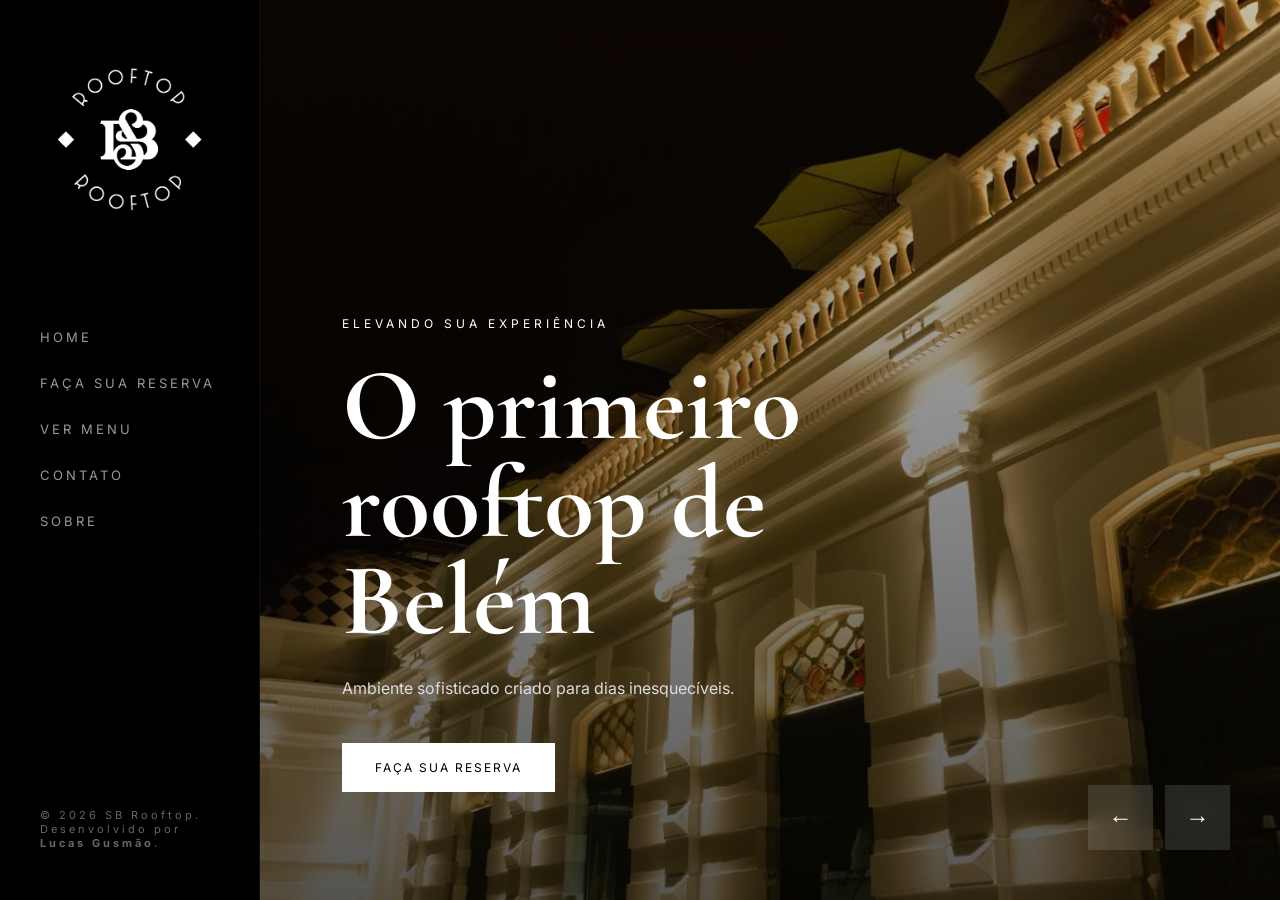
<file: index.html>
<!DOCTYPE html>
<html lang="pt-br">

<head>
    <meta charset="UTF-8">
    <meta name="viewport" content="width=device-width, initial-scale=1.0">
    <title>SB Rooftop</title>

    <link rel="preconnect" href="https://fonts.googleapis.com">

    <link href="https://fonts.googleapis.com/css2?family=Cormorant+Garamond:wght@400;500;600;700&family=Inter:wght@300;400;500;600&display=swap" rel="stylesheet">

    <link rel="stylesheet" href="style.css">
</head>

<body>

    <!-- SIDEBAR -->
    <aside class="sidebar">

        <div class="sidebar-top">

            <div class="logo">
    <img src="sb.png" alt="Logo Alto do Parque">
</div>

            <nav class="sidebar-nav">
                <a href="#home">Home</a>
                <a href="reservas.html">Faça sua reserva</a>
                <a href="menu.html">Ver Menu</a>
                <a href="contato.html">Contato</a>
                <a href="about.html">Sobre</a>
            </nav>

        </div>

        <div class="sidebar-bottom">
            <span>© 2026 SB Rooftop. Desenvolvido por <strong>Lucas Gusmão</strong>.</span>
        </div>

    </aside>

    <!-- MOBILE HEADER -->
    <header class="mobile-header">

        <div class="logo">
    <img src="sb.png" alt="Logo Alto do Parque">
</div>

        <div class="menu-toggle">
            <span></span>
            <span></span>
        </div>

    </header>

    <!-- MOBILE MENU -->
    <div class="mobile-menu">

        <a href="#">Home</a>
        <a href="reservas.html">Faça sua reserva</a>
        <a href="menu.html">Ver Menu</a>
        <a href="contato.html">Contato</a>
        <a href="about.html">Sobre</a>

    </div>

    <!-- SLIDER -->
    <main class="slider-wrapper">

        <div class="slider">

            <!-- SLIDE 1 -->
            <section class="slide active">

                <img src="mercadosao.jpeg">

                <div class="slide-content">

                    <span class="slide-tag">
                        ELEVANDO SUA EXPERIÊNCIA
                    </span>

                    <h1>
                        O primeiro rooftop de Belém
                    </h1>

                    <p>
                        Ambiente sofisticado criado para dias inesquecíveis.
                    </p>

                    <a href="reservas.html" class="btn">
                        Faça sua reserva
                    </a>

                </div>

            </section>

            <!-- SLIDE 2 -->
            <section class="slide">

                <img src="011.jpeg">

                <div class="slide-content">

                    <span class="slide-tag">
                        GASTRONOMIA EXCLUSIVA
                    </span>

                    <h1>
                        culinária inspirada na Amazônia
                    </h1>

                    <p>
                        Pratos regionais elaborados com precisão e criatividade.
                    </p>

                    <a href="menu.html" class="btn">
                        Ver Menu
                    </a>

                </div>

            </section>

            

        </div>

        <!-- CONTROLS -->
        <div class="slider-controls">

            <button class="prev">
                ←
            </button>

            <button class="next">
                →
            </button>

        </div>

    </main>

    <script src="script.js"></script>

</body>

</html>
</file>
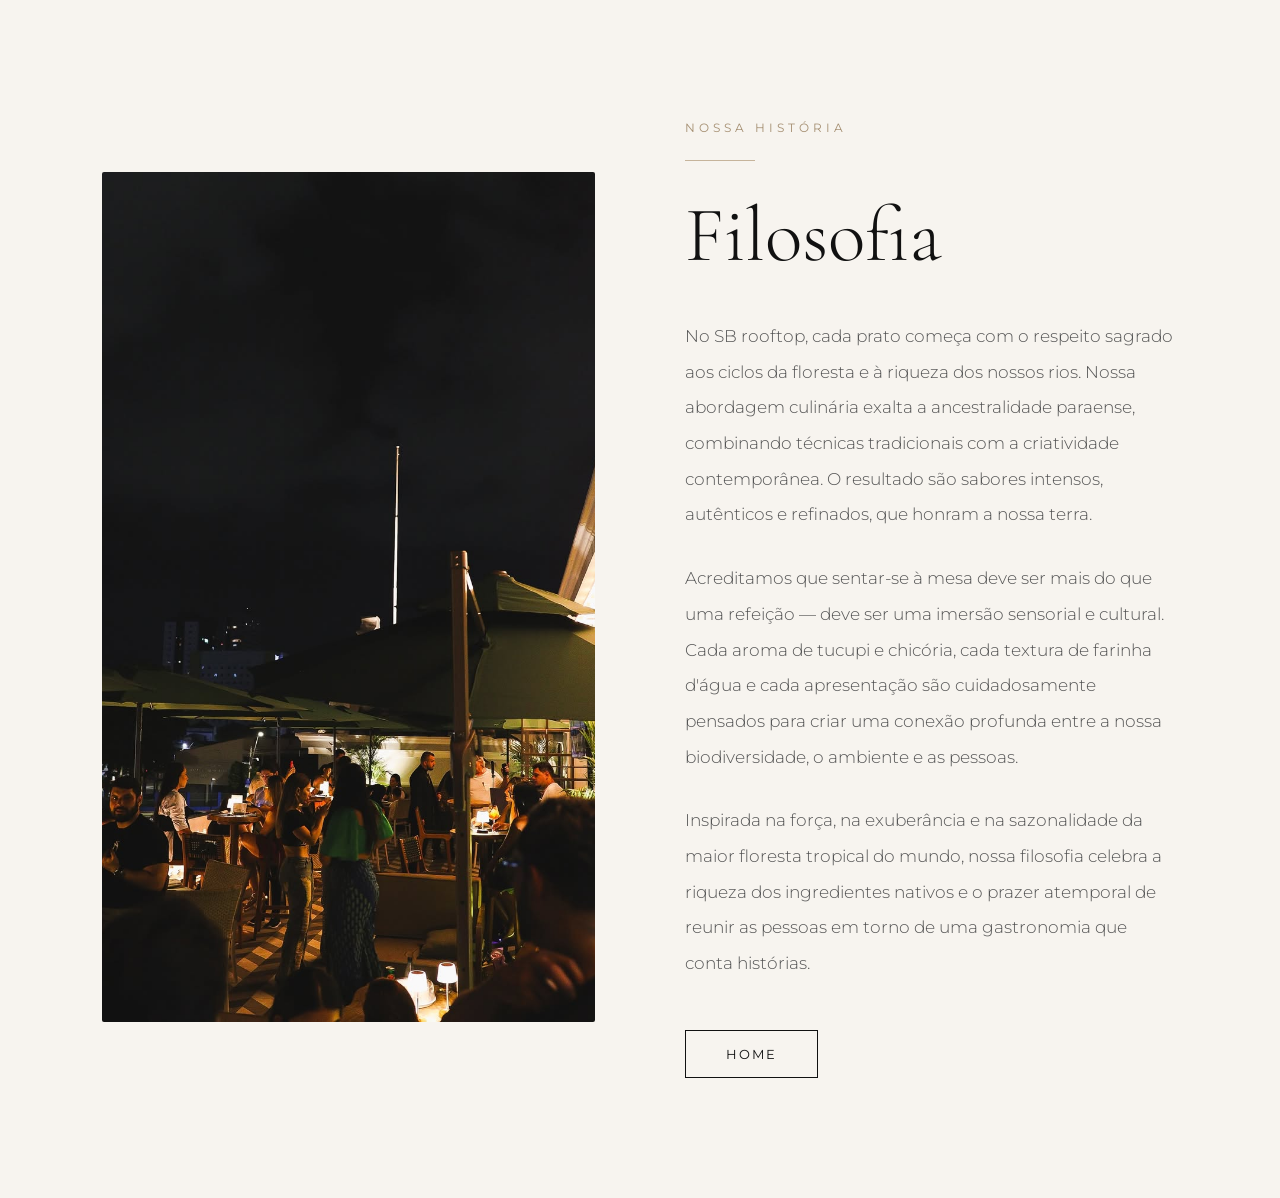
<file: about.html>
<!DOCTYPE html>
<html lang="en">
<head>
<meta charset="UTF-8">
<meta name="viewport" content="width=device-width, initial-scale=1.0">

<title>Sobre</title>

<!-- GOOGLE FONTS -->
<link href="https://fonts.googleapis.com/css2?family=Cormorant+Garamond:wght@300;400;500;600&family=Montserrat:wght@300;400;500&display=swap" rel="stylesheet">

<style>

/* RESET */

*{
    margin:0;
    padding:0;
    box-sizing:border-box;
}

body{
    background:#f7f4ef;
    color:#111;
    overflow-x:hidden;
}

/* ABOUT SECTION */

.about{
    width:100%;
    min-height:100vh;

    display:flex;
    align-items:center;
    justify-content:center;

    padding:120px 8%;

    gap:90px;
}

/* IMAGE */

.about-image{
    flex:1;
    position:relative;
}

.about-image img{
    width:100%;
    height:850px;

    object-fit:cover;

    border-radius:2px;

    transition:0.5s ease;
}

.about-image img:hover{
    transform:scale(1.01);
}

/* CONTENT */

.about-content{
    flex:1;
    max-width:560px;
}

.subtitle{
    font-family:'Montserrat', sans-serif;
    font-size:12px;

    letter-spacing:4px;

    color:#a58f72;

    margin-bottom:25px;

    display:block;
}

.about-content h1{
    font-family:'Cormorant Garamond', serif;

    font-size:78px;
    font-weight:300;

    line-height:1;

    margin-bottom:45px;

    color:#111;
}

.about-content p{
    font-family:'Montserrat', sans-serif;

    font-size:17px;

    line-height:2.1;

    color:#555;

    margin-bottom:28px;

    font-weight:300;
}

/* SMALL DETAILS */

.line{
    width:70px;
    height:1px;

    background:#c6b49b;

    margin-bottom:35px;
}

/* BUTTON */

.about-btn{
    display:inline-block;

    margin-top:20px;

    padding:15px 40px;

    border:1px solid #111;

    text-decoration:none;

    color:#111;

    font-family:'Montserrat', sans-serif;

    font-size:13px;

    letter-spacing:2px;

    transition:0.4s ease;
}

.about-btn:hover{
    background:#111;
    color:#fff;
}

/* RESPONSIVE */

@media(max-width:1100px){

    .about{
        flex-direction:column;
        gap:60px;
        padding:80px 7%;
    }

    .about-image img{
        height:600px;
    }

    .about-content{
        max-width:100%;
    }

    .about-content h1{
        font-size:58px;
    }

}

@media(max-width:700px){

    .about{
        padding:60px 6%;
    }

    .about-image img{
        height:450px;
    }

    .about-content h1{
        font-size:44px;
    }

    .about-content p{
        font-size:15px;
        line-height:1.9;
    }

}

</style>
</head>

<body>

<section class="about">

    <!-- IMAGE -->
    <div class="about-image">
        <img src="010.jpeg" alt="Restaurant Interior">
    </div>

    <!-- CONTENT -->
    <div class="about-content">

        <span class="subtitle">NOSSA HISTÓRIA</span>

        <div class="line"></div>

        <h1>Filosofia</h1>

        <p>
            No SB rooftop, cada prato começa com o respeito sagrado 
            aos ciclos da floresta e à riqueza dos nossos rios. 
            Nossa abordagem culinária exalta a ancestralidade 
            paraense, combinando técnicas tradicionais com a 
            criatividade contemporânea. O resultado são sabores 
            intensos, autênticos e refinados, que honram a nossa terra.
        </p>

        <p>
            Acreditamos que sentar-se à mesa deve ser mais do que uma 
            refeição — deve ser uma imersão sensorial e cultural. 
            Cada aroma de tucupi e chicória, cada textura de 
            farinha d'água e cada apresentação são cuidadosamente 
            pensados para criar uma conexão profunda entre a nossa 
            biodiversidade, o ambiente e as pessoas.
        </p>

        <p>
            Inspirada na força, na exuberância e na sazonalidade 
            da maior floresta tropical do mundo, nossa filosofia 
            celebra a riqueza dos ingredientes nativos e o prazer 
            atemporal de reunir as pessoas em torno de uma gastronomia 
            que conta histórias.
        </p>

        <a href="index.html" class="about-btn">HOME</a>

    </div>

</section>

</body>
</html>
</file>
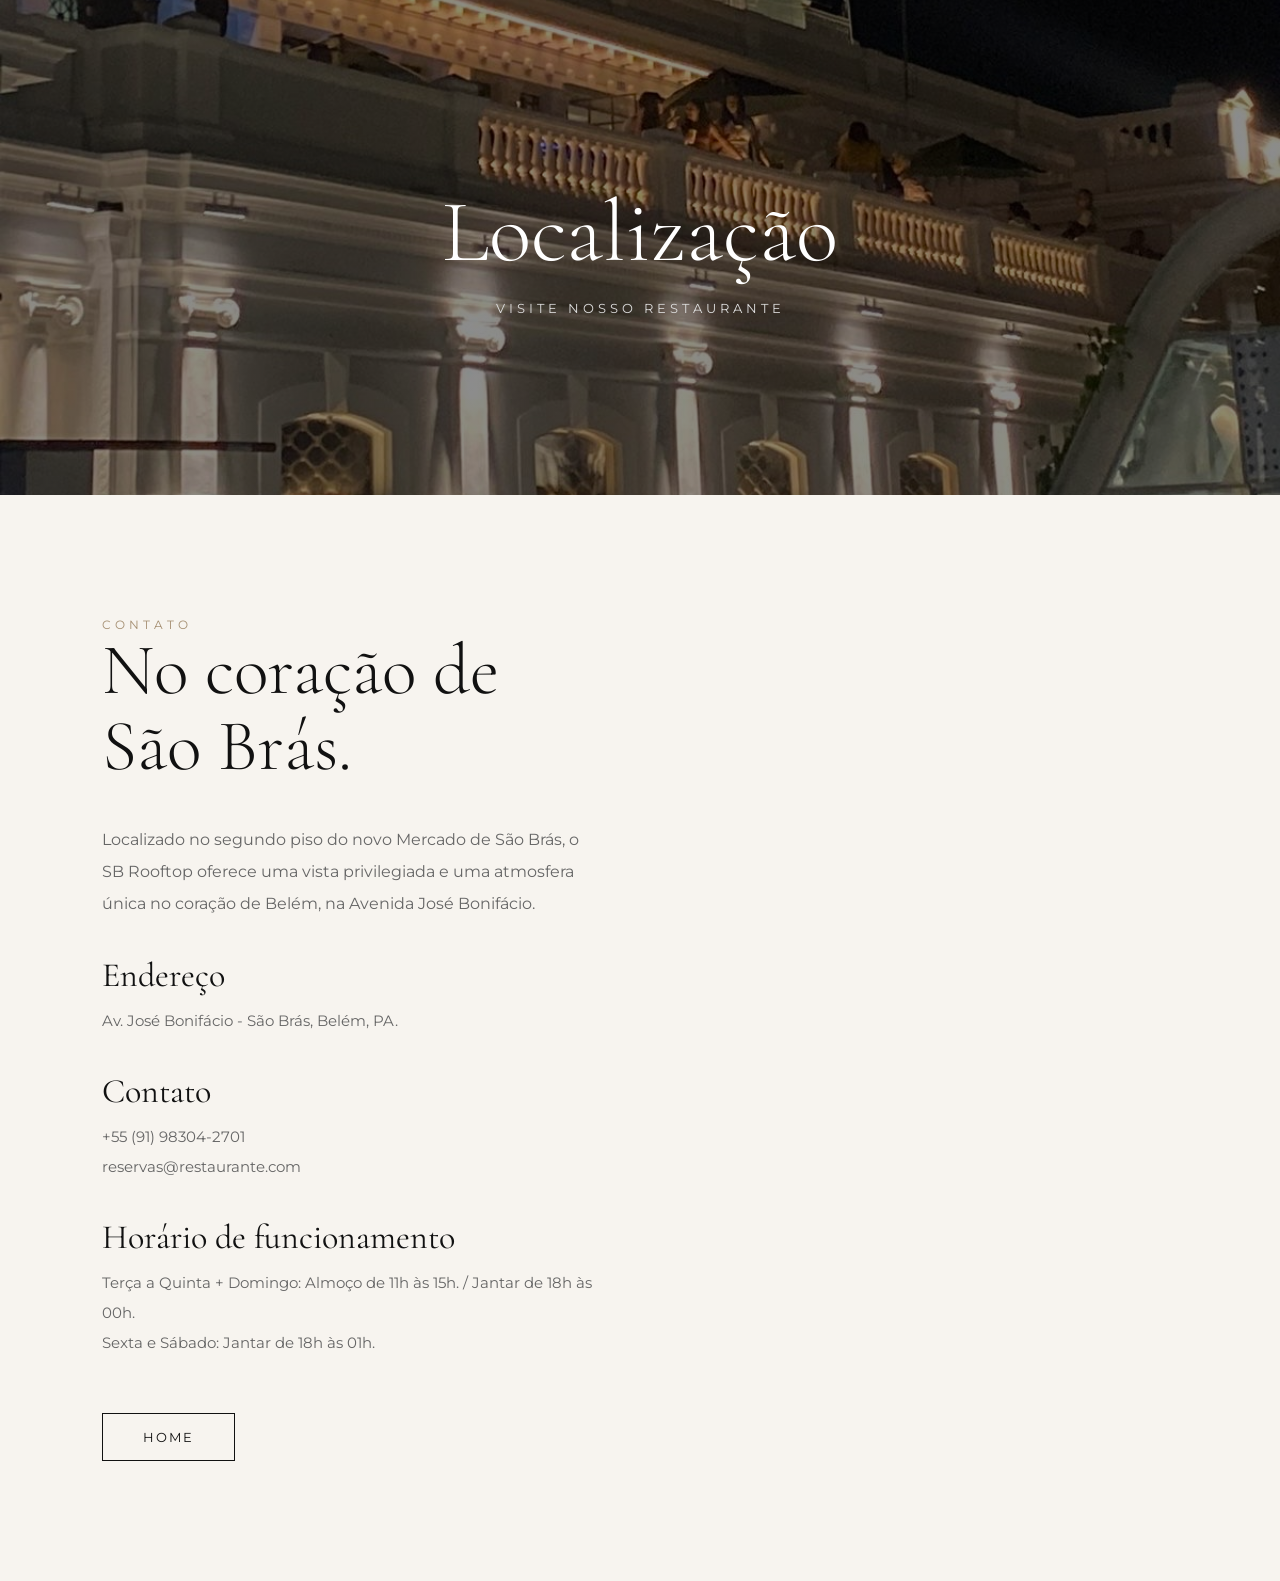
<file: contato.html>
<!DOCTYPE html>
<html lang="en">
<head>
<meta charset="UTF-8">
<meta name="viewport" content="width=device-width, initial-scale=1.0">

<title>Localização & Contato</title>

<!-- GOOGLE FONTS -->
<link href="https://fonts.googleapis.com/css2?family=Cormorant+Garamond:wght@300;400;500;600&family=Montserrat:wght@300;400;500&display=swap" rel="stylesheet">

<style>

/* RESET */

*{
    margin:0;
    padding:0;
    box-sizing:border-box;
}

body{
    background:#f7f4ef;
    overflow-x:hidden;
    color:#111;
}

/* HERO */

.hero{
    width:100%;
    height:55vh;

    background:
    linear-gradient(rgba(0,0,0,0.45), rgba(0,0,0,0.45)),
    url(012.jpeg);

    background-size:cover;
    background-position:center;

    display:flex;
    align-items:center;
    justify-content:center;

    text-align:center;
}

.hero-content h1{
    font-family:'Cormorant Garamond', serif;
    font-size:88px;
    font-weight:300;

    color:#fff;

    margin-bottom:15px;
}

.hero-content p{
    font-family:'Montserrat', sans-serif;
    color:#ddd;

    font-size:13px;
    letter-spacing:4px;
}

/* CONTACT SECTION */

.contact-section{
    width:100%;
    padding:120px 8%;

    display:flex;
    gap:90px;

    align-items:flex-start;
    justify-content:center;
}

/* LEFT SIDE */

.contact-left{
    flex:1;
    max-width:550px;
}

.small-title{
    font-family:'Montserrat', sans-serif;
    font-size:12px;

    letter-spacing:4px;
    color:#a58f72;

    margin-bottom:25px;
}

.contact-left h2{
    font-family:'Cormorant Garamond', serif;
    font-size:72px;
    font-weight:300;

    line-height:1.05;

    margin-bottom:40px;

    color:#111;
}

.contact-left p{
    font-family:'Montserrat', sans-serif;
    font-size:16px;

    line-height:2;

    color:#666;

    margin-bottom:35px;
}

/* INFO BLOCKS */

.info{
    margin-bottom:35px;
}

.info h3{
    font-family:'Cormorant Garamond', serif;
    font-size:34px;
    font-weight:400;

    margin-bottom:10px;

    color:#111;
}

.info span{
    font-family:'Montserrat', sans-serif;
    color:#666;

    line-height:2;
    font-size:15px;

    display:block;
}

/* BUTTON */

.contact-btn{
    display:inline-block;

    margin-top:20px;

    padding:15px 40px;

    border:1px solid #111;

    text-decoration:none;

    color:#111;

    font-family:'Montserrat', sans-serif;

    font-size:13px;

    letter-spacing:2px;

    transition:0.4s ease;
}

.contact-btn:hover{
    background:#111;
    color:#fff;
}

/* RIGHT SIDE */

.contact-right{
    flex:1;
}

/* MAP */

.map{
    width:100%;
    height:700px;

    overflow:hidden;
}

.map iframe{
    width:100%;
    height:100%;

    border:0;

    filter:grayscale(100%) contrast(95%);
}

/* RESPONSIVE */

@media(max-width:1100px){

    .contact-section{
        flex-direction:column;
        gap:60px;
    }

    .contact-left{
        max-width:100%;
    }

    .map{
        height:500px;
    }

}

@media(max-width:700px){

    .hero-content h1{
        font-size:56px;
    }

    .contact-left h2{
        font-size:48px;
    }

    .contact-section{
        padding:80px 6%;
    }

    .map{
        height:400px;
    }

}

</style>
</head>

<body>

<!-- HERO -->

<section class="hero">

    <div class="hero-content">
        <h1>Localização</h1>
        <p>VISITE NOSSO RESTAURANTE</p>
    </div>

</section>

<!-- CONTACT SECTION -->

<section class="contact-section">

    <!-- LEFT -->

    <div class="contact-left">

        <span class="small-title">CONTATO</span>

        <h2>
            No coração de São Brás.
        </h2>

        <p>
            Localizado no segundo piso do novo Mercado de São Brás,
            o SB Rooftop oferece uma vista privilegiada e uma atmosfera única
            no coração de Belém, na Avenida José Bonifácio.
        </p>

        <!-- ADDRESS -->

        <div class="info">

            <h3>Endereço</h3>

            <span>
                Av. José Bonifácio - São Brás, Belém, PA.
            </span>

        </div>

        <!-- CONTACT -->

        <div class="info">

            <h3>Contato</h3>

            <span>
                +55 (91) 98304-2701<br>
                reservas@restaurante.com
            </span>

        </div>

        <!-- HOURS -->

        <div class="info">

            <h3>Horário de funcionamento</h3>

            <span>
                Terça a Quinta + Domingo: Almoço de 11h às 15h. / Jantar de 18h às 00h.<br>
                Sexta e Sábado: Jantar de 18h às 01h.
            </span>

        </div>

        <a href="index.html" class="contact-btn">HOME</a>

    </div>

    <!-- RIGHT -->

    <div class="contact-right">

        <div class="map">

            <iframe src="https://www.google.com/maps/embed?pb=!1m18!1m12!1m3!1d3988.5380058016926!2d-48.47076772602478!3d-1.4515467358269891!2m3!1f0!2f0!3f0!3m2!1i1024!2i768!4f13.1!3m3!1m2!1s0x92a48d006e454a3f%3A0x1250371b59b4c1cb!2sSB%20Rooftop!5e0!3m2!1spt-BR!2sbr!4v1780090327401!5m2!1spt-BR!2sbr" width="600" height="450" style="border:0;" allowfullscreen="" loading="lazy" referrerpolicy="no-referrer-when-downgrade"></iframe>

        </div>

    </div>

</section>

</body>
</html>
</file>
<file: style.css>
:root{
    --bg:#0b0b0b;
    --light:#fff;
    --soft:#d0d0d0;
}

*{
    margin:0;
    padding:0;
    box-sizing:border-box;
}

body{
    background:black;
    font-family:'Inter',sans-serif;
    overflow:hidden;
}

/* SIDEBAR */

.sidebar{
    position:fixed;
    left:0;
    top:0;

    width:260px;
    height:100vh;

    background: black;

    border-right:1px solid rgba(255,255,255,0.06);

    padding:50px 40px;

    z-index:1000;

    display:flex;
    flex-direction:column;
    justify-content:space-between;
}

.logo{
    color:white;
    font-size:22px;
    letter-spacing:8px;
}

.sidebar-nav{
    margin-top:100px;

    display:flex;
    flex-direction:column;
    gap:30px;
}

.sidebar-nav a{
    color:#999;
    text-decoration:none;

    font-size:13px;
    letter-spacing:3px;
    text-transform:uppercase;

    transition:0.4s;
}

.sidebar-nav a:hover{
    color:white;
    transform:translateX(6px);
}

.sidebar-bottom{
    color:#666;
    font-size:11px;
    letter-spacing:3px;
}

/* SLIDER */

.slider-wrapper{
    margin-left:260px;
    width:calc(100% - 260px);
    height:100vh;

    position:relative;

    overflow:hidden;
}

.slider{
    display:flex;
    height:100%;

    transition:1s cubic-bezier(.77,0,.18,1);
}

.slide{
    min-width:100%;
    height:100vh;

    position:relative;

    overflow:hidden;
}

.slide img{
    width:100%;
    height:100%;
    object-fit:cover;

    transform:scale(1.05);

    animation:zoom 8s ease infinite alternate;
}

.slide::after{
    content:'';
    position:absolute;
    inset:0;

    background:linear-gradient(rgba(0,0,0,0.2), rgba(0,0,0,0.65));
}

/* CONTENT */

.slide-content{
    position:absolute;

    left:8%;
    bottom:12%;

    z-index:10;

    max-width:700px;

    color:white;
}

.slide-tag{
    color:var(--gold);

    letter-spacing:4px;
    font-size:12px;

    text-transform:uppercase;
}

.slide-content h1{
    font-family:'Cormorant Garamond', serif;

    font-size:clamp(60px,8vw,120px);

    line-height:0.95;

    margin:25px 0;
}

.slide-content p{
    max-width:550px;

    color:#ddd;

    line-height:1.8;

    margin-bottom:40px;
}

/* BUTTON */

.btn{
    display:inline-block;

    padding:16px 32px;

    background:white;
    color:black;
    border:1px solid white;

    text-decoration:none;

    letter-spacing:2px;
    font-size:12px;
    text-transform:uppercase;

    transition:0.4s;
}

.btn:hover{
    transform:translateY(-4px);
}

/* CONTROLS */

.slider-controls{
    position:absolute;

    right:50px;
    bottom:50px;

    display:flex;
    gap:12px;

    z-index:20;
}

.slider-controls button{
    width:65px;
    height:65px;

    border:none;

    background:rgba(255,255,255,0.12);

    backdrop-filter:blur(10px);

    color:white;

    font-size:24px;

    cursor:pointer;

    transition:0.4s;
}

.slider-controls button:hover{
    background:white;
    color:black;
}

/* MOBILE */

.mobile-header{
    display:none;
}

.mobile-menu{
    display:none;
}

/* ANIMATION */

@keyframes zoom{

    from{
        transform:scale(1.05);
    }

    to{
        transform:scale(1.15);
    }

}

/* RESPONSIVE */

@media(max-width:900px){

    body{
        overflow:auto;
    }

    .sidebar{
        display:none;
    }

    .slider-wrapper{
        margin-left:0;
        width:100%;
    }

    .mobile-header{
        position:fixed;

        top:0;
        left:0;

        width:100%;

        padding:25px;

        z-index:2000;

        display:flex;
        justify-content:space-between;
        align-items:center;
    }

    .menu-toggle{
        width:40px;
        display:flex;
        flex-direction:column;
        gap:8px;
        cursor:pointer;
    }

    .menu-toggle span{
        width:100%;
        height:1px;
        background:white;
    }

    .mobile-menu{
        position:fixed;

        inset:0;

        background:black;

        z-index:1900;

        display:flex;
        flex-direction:column;
        justify-content:center;
        align-items:center;

        gap:35px;

        opacity:0;
        visibility:hidden;

        transition:0.5s;
    }

    .mobile-menu.active{
        opacity:1;
        visibility:visible;
    }

    .mobile-menu a{
        color:white;
        text-decoration:none;

        font-size:36px;

        font-family:'Cormorant Garamond', serif;
    }

    .slide-content{
        left:25px;
        right:25px;
        bottom:80px;
    }

    .slide-content h1{
        font-size:58px;
    }

    .slider-controls{
        right:25px;
        bottom:25px;
    }

}

/* LOGO */

.logo {
    display: flex;
    align-items: center;
    justify-content: center;
}

.logo img {
    width: 180px;
    max-width: 100%;
    height: auto;
    object-fit: contain;
    display: block;
}

/* MOBILE */

.mobile-header .logo img {
    width: 140px;
}

/* TELAS MENORES */

@media (max-width: 768px) {

    .logo img {
        width: 130px;
    }

}
</file>
